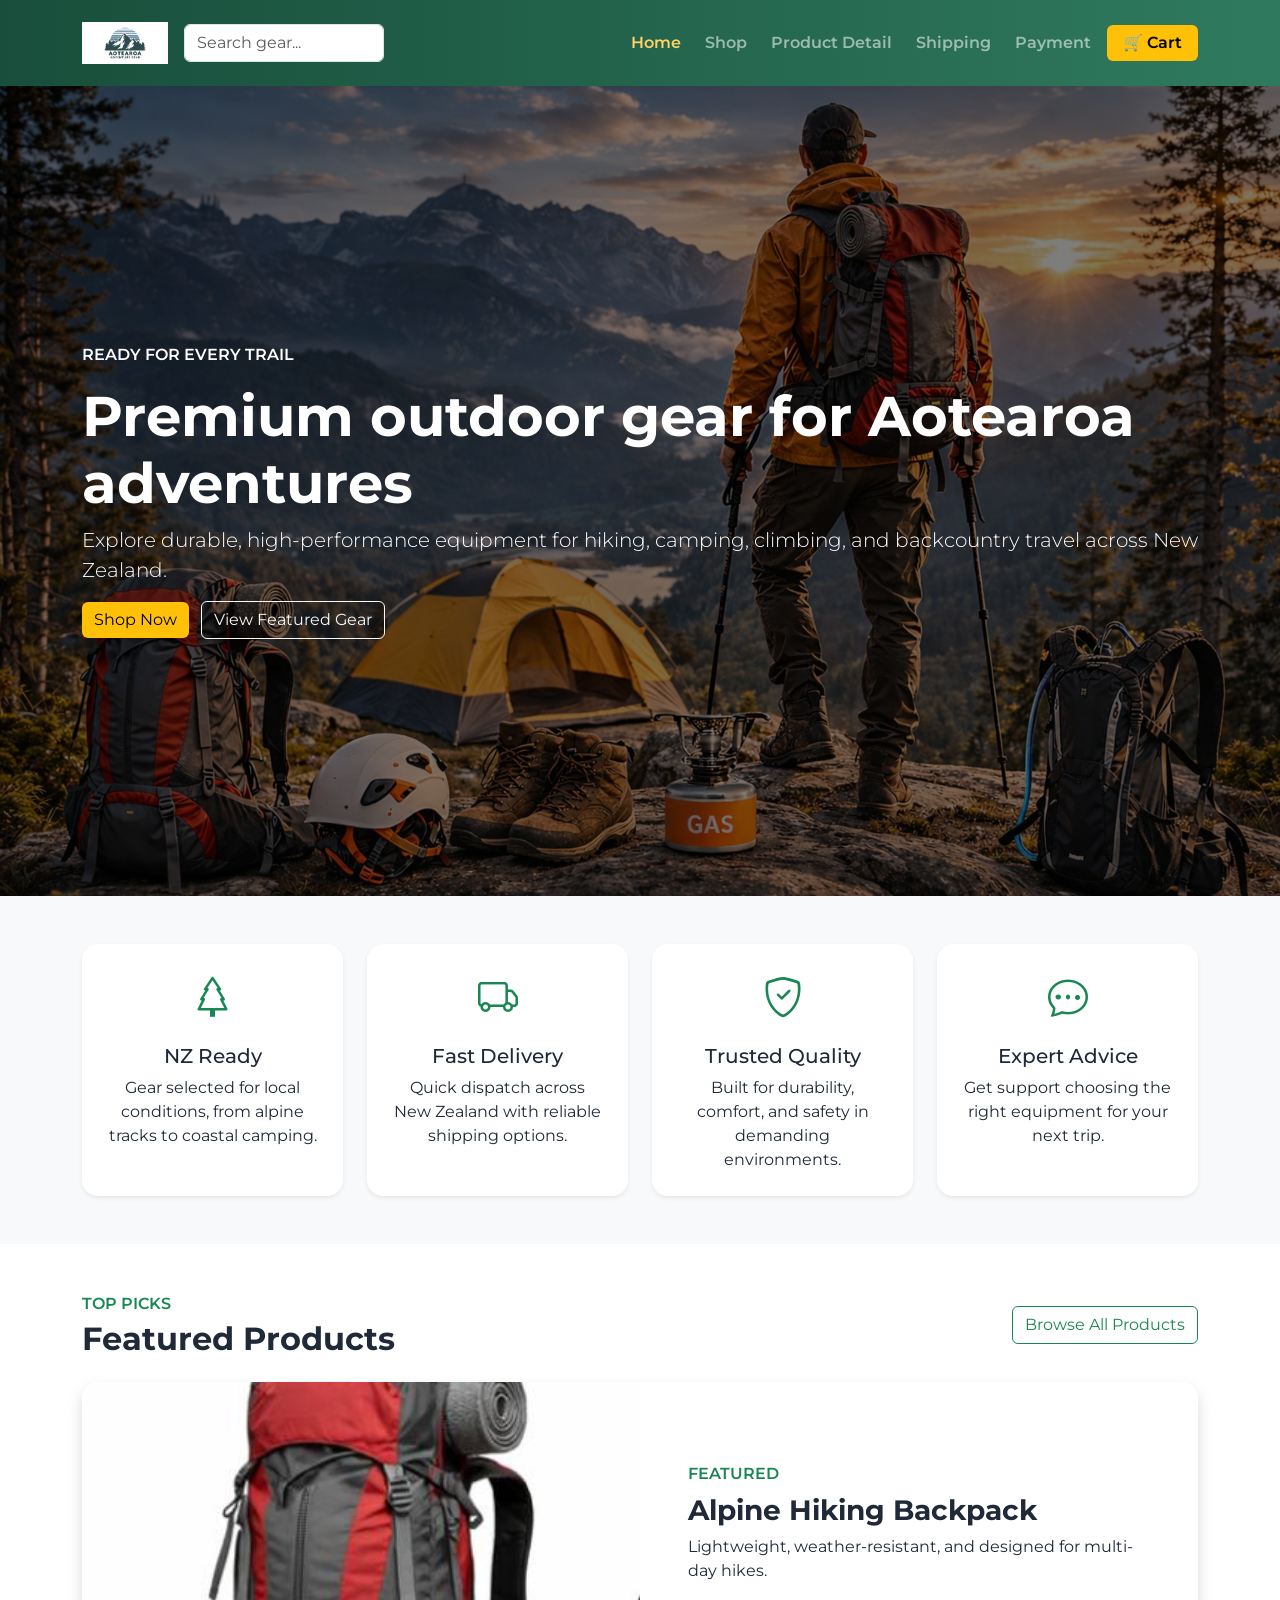
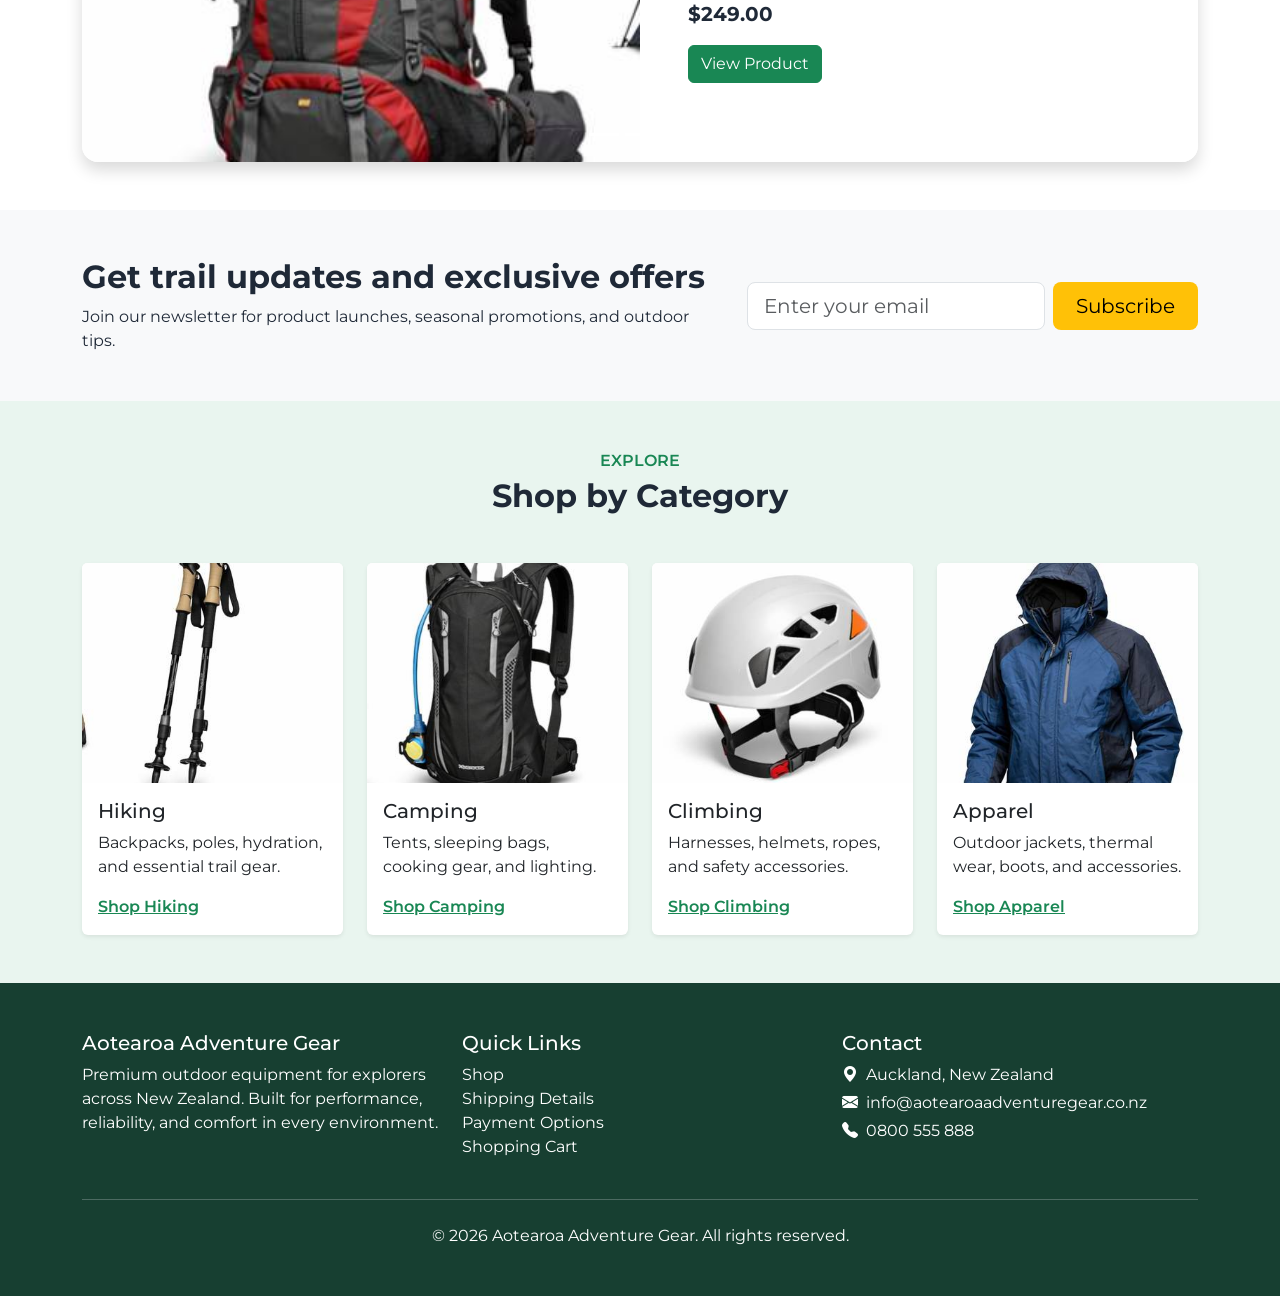
<file: index.html>
<!DOCTYPE html>
<html lang="en">
<head>
  <meta charset="UTF-8" />
  <meta name="viewport" content="width=device-width, initial-scale=1.0" />
  <meta name="description" content="Aotearoa Adventure Gear - premium outdoor equipment for New Zealand adventurers." />
  <title>Aotearoa Adventure Gear | Home</title>

  <!-- Bootstrap CSS -->
  <link
    href="https://cdn.jsdelivr.net/npm/bootstrap@5.3.3/dist/css/bootstrap.min.css"
    rel="stylesheet"
  />

  <!-- Bootstrap Icons -->
  <link
    rel="stylesheet"
    href="https://cdn.jsdelivr.net/npm/bootstrap-icons@1.11.3/font/bootstrap-icons.min.css"
  />

  <!-- Google Font -->
  <link rel="preconnect" href="https://fonts.googleapis.com" />
  <link rel="preconnect" href="https://fonts.gstatic.com" crossorigin />
  <link
    href="https://fonts.googleapis.com/css2?family=Montserrat:wght@400;500;600;700&display=swap"
    rel="stylesheet"
  />

  <!-- Custom CSS -->
  <link rel="stylesheet" href="css/custom-home.css" />
</head>
<body id="top">
  <!-- Header -->
  <header>
  <nav class="navbar navbar-expand-lg navbar-dark bg-success-subtle custom-nav py-3">
    <div class="container">

      <!-- LOGO -->
      <a class="navbar-brand d-flex align-items-center gap-2 fw-bold" href="index.html">
        <img src="images/logo.png" alt="Aotearoa Adventure Gear logo" class="site-logo" />
      </a>

      <!-- TOGGLE -->
      <button
        class="navbar-toggler"
        type="button"
        data-bs-toggle="collapse"
        data-bs-target="#mainNav"
        aria-controls="mainNav"
        aria-expanded="false"
        aria-label="Toggle navigation"
      >
        <span class="navbar-toggler-icon"></span>
      </button>

      <!-- MENU -->
      <div class="collapse navbar-collapse" id="mainNav">

        <!-- LEFT NAV LINKS -->
          <!-- SEARCH -->
          <form class="d-flex">
            <input
              class="form-control"
              type="search"
              placeholder="Search gear..."
              aria-label="Search"
            >
          </form>

        <!-- RIGHT SIDE -->
        <div class="d-flex align-items-center ms-auto gap-3 mt-3 mt-lg-0">

          <ul class="navbar-nav ms-3 align-items-lg-center gap-lg-2">
            <li class="nav-item">
              <a class="nav-link active" href="index.html">Home</a>
            </li>
            <li class="nav-item">
              <a class="nav-link" href="shop.html">Shop</a>
            </li>
            <li class="nav-item">
              <a class="nav-link" href="product.html">Product Detail</a>
            </li>
            <li class="nav-item">
              <a class="nav-link" href="shipping.html">Shipping</a>
            </li>
            <li class="nav-item">
              <a class="nav-link" href="payment.html">Payment</a>
            </li>
            <li class="nav-item">
              <!-- CART BUTTON -->
              <a href="cart.html" class="btn btn-warning fw-semibold px-3">🛒 Cart</a>
          </ul>

        </div>

      </div>
    </div>
  </nav>
  </header>

  <main>
    <!-- Hero Section -->
  <section class="hero-section d-flex align-items-center">
    <div class="container text-white">
      <p class="text-uppercase fw-semibold">Ready for every trail</p>

      <h1 class="display-4 fw-bold">
        Premium outdoor gear for Aotearoa adventures
      </h1>

      <p class="lead">
        Explore durable, high-performance equipment for hiking,
        camping, climbing, and backcountry travel across New Zealand.
      </p>

      <a href="shop.html" class="btn btn-warning me-2">Shop Now</a>
      <a href="shop.html" class="btn btn-outline-light">View Featured Gear</a>
    </div>
  </section>

    <!-- Highlights -->
    <section class="py-5 bg-light">
      <div class="container">
        <div class="row g-4 text-center">
          <div class="col-sm-6 col-lg-3">
            <div class="feature-card h-100 p-4 rounded-4 shadow-sm">
              <i class="bi bi-tree fs-1 text-success"></i>
              <h2 class="h5 mt-3">NZ Ready</h2>
              <p class="mb-0">Gear selected for local conditions, from alpine tracks to coastal camping.</p>
            </div>
          </div>
          <div class="col-sm-6 col-lg-3">
            <div class="feature-card h-100 p-4 rounded-4 shadow-sm">
              <i class="bi bi-truck fs-1 text-success"></i>
              <h2 class="h5 mt-3">Fast Delivery</h2>
              <p class="mb-0">Quick dispatch across New Zealand with reliable shipping options.</p>
            </div>
          </div>
          <div class="col-sm-6 col-lg-3">
            <div class="feature-card h-100 p-4 rounded-4 shadow-sm">
              <i class="bi bi-shield-check fs-1 text-success"></i>
              <h2 class="h5 mt-3">Trusted Quality</h2>
              <p class="mb-0">Built for durability, comfort, and safety in demanding environments.</p>
            </div>
          </div>
          <div class="col-sm-6 col-lg-3">
            <div class="feature-card h-100 p-4 rounded-4 shadow-sm">
              <i class="bi bi-chat-dots fs-1 text-success"></i>
              <h2 class="h5 mt-3">Expert Advice</h2>
              <p class="mb-0">Get support choosing the right equipment for your next trip.</p>
            </div>
          </div>
        </div>
      </div>
    </section>

    <!-- Featured Products Carousel -->
    <section id="featured-products" class="py-5">
      <div class="container">
        <div class="d-flex flex-wrap justify-content-between align-items-center mb-4">
          <div>
            <p class="text-uppercase text-success fw-semibold mb-1">Top picks</p>
            <h2 class="fw-bold mb-0">Featured Products</h2>
          </div>
          <a href="shop.html" class="btn btn-outline-success mt-3 mt-md-0">Browse All Products</a>
        </div>

        <div id="featuredCarousel" class="carousel slide" data-bs-ride="carousel">
          <div class="carousel-indicators">
            <button type="button" data-bs-target="#featuredCarousel" data-bs-slide-to="0" class="active" aria-current="true" aria-label="Slide 1"></button>
            <button type="button" data-bs-target="#featuredCarousel" data-bs-slide-to="1" aria-label="Slide 2"></button>
            <button type="button" data-bs-target="#featuredCarousel" data-bs-slide-to="2" aria-label="Slide 3"></button>
          </div>

          <div class="carousel-inner rounded-4 overflow-hidden shadow">
            <div class="carousel-item active">
              <div class="row g-0 align-items-center carousel-panel">
                <div class="col-lg-6">
                  <img src="images/product-1.jpg" class="d-block w-100 carousel-img" alt="Premium hiking backpack">
                </div>
                <div class="col-lg-6 p-4 p-md-5">
                  <p class="text-uppercase text-success fw-semibold mb-2">Featured</p>
                  <h3 class="fw-bold">Alpine Hiking Backpack</h3>
                  <p class="mb-3">
                    Lightweight, weather-resistant, and designed for multi-day hikes.
                  </p>
                  <p class="fw-bold fs-5">$249.00</p>
                  <a href="product.html" class="btn btn-success">View Product</a>
                </div>
              </div>
            </div>

            <div class="carousel-item">
              <div class="row g-0 align-items-center carousel-panel">
                <div class="col-lg-6">
                  <img src="images/product-2.jpg" class="d-block w-100 carousel-img" alt="Four-season tent">
                </div>
                <div class="col-lg-6 p-4 p-md-5">
                  <p class="text-uppercase text-success fw-semibold mb-2">Featured</p>
                  <h3 class="fw-bold">Explorer Tent</h3>
                  <p class="mb-3">
                    Spacious and durable shelter ideal for camping in changing weather.
                  </p>
                  <p class="fw-bold fs-5">$399.00</p>
                  <a href="product.html" class="btn btn-success">View Product</a>
                </div>
              </div>
            </div>

            <div class="carousel-item">
              <div class="row g-0 align-items-center carousel-panel">
                <div class="col-lg-6">
                  <img src="images/product-3.jpg" class="d-block w-100 carousel-img" alt="Trekking boots">
                </div>
                <div class="col-lg-6 p-4 p-md-5">
                  <p class="text-uppercase text-success fw-semibold mb-2">Featured</p>
                  <h3 class="fw-bold">Trekking Boots</h3>
                  <p class="mb-3">
                    High-grip sole and waterproof finish for rough terrain and wet tracks.
                  </p>
                  <p class="fw-bold fs-5">$189.00</p>
                  <a href="product.html" class="btn btn-success">View Product</a>
                </div>
              </div>
            </div>
          </div>

          <button class="carousel-control-prev" type="button" data-bs-target="#featuredCarousel" data-bs-slide="prev">
            <span class="carousel-control-prev-icon"></span>
            <span class="visually-hidden">Previous</span>
          </button>
          <button class="carousel-control-next" type="button" data-bs-target="#featuredCarousel" data-bs-slide="next">
            <span class="carousel-control-next-icon"></span>
            <span class="visually-hidden">Next</span>
          </button>
        </div>
      </div>
    </section>

        <!-- Newsletter -->
    <section class="py-5 newsletter-section">
      <div class="container">
        <div class="row align-items-center g-4">
          <div class="col-lg-7">
            <h2 class="fw-bold mb-2">Get trail updates and exclusive offers</h2>
            <p class="mb-0">
              Join our newsletter for product launches, seasonal promotions, and outdoor tips.
            </p>
          </div>
          <div class="col-lg-5">
            <form class="row g-2" novalidate>
              <div class="col-8">
                <label for="newsletterEmail" class="visually-hidden">Email address</label>
                <input
                  type="email"
                  id="newsletterEmail"
                  class="form-control form-control-lg"
                  placeholder="Enter your email"
                />
              </div>
              <div class="col-4 d-grid">
                <button type="submit" class="btn btn-warning btn-lg">Subscribe</button>
              </div>
            </form>
          </div>
        </div>
      </div>
    </section>

    <!-- Categories -->
    <section class="py-5 bg-light categories-section">
      <div class="container">
        <div class="text-center mb-5">
          <p class="text-uppercase text-success fw-semibold mb-1">Explore</p>
          <h2 class="fw-bold">Shop by Category</h2>
        </div>

        <div class="row g-4">
          <div class="col-sm-6 col-lg-3">
            <article class="category-card card border-0 shadow-sm h-100">
              <img src="images/product-4.jpg" class="card-img-top" alt="Hiking equipment">
              <div class="card-body">
                <h3 class="h5">Hiking</h3>
                <p class="card-text">Backpacks, poles, hydration, and essential trail gear.</p>
                <a href="shop.html" class="stretched-link text-success fw-semibold">Shop Hiking</a>
              </div>
            </article>
          </div>

          <div class="col-sm-6 col-lg-3">
            <article class="category-card card border-0 shadow-sm h-100">
              <img src="images/product-8.jpg" class="card-img-top" alt="Camping equipment">
              <div class="card-body">
                <h3 class="h5">Camping</h3>
                <p class="card-text">Tents, sleeping bags, cooking gear, and lighting.</p>
                <a href="shop.html" class="stretched-link text-success fw-semibold">Shop Camping</a>
              </div>
            </article>
          </div>

          <div class="col-sm-6 col-lg-3">
            <article class="category-card card border-0 shadow-sm h-100">
              <img src="images/product-5.jpg" class="card-img-top" alt="Climbing gear">
              <div class="card-body">
                <h3 class="h5">Climbing</h3>
                <p class="card-text">Harnesses, helmets, ropes, and safety accessories.</p>
                <a href="shop.html" class="stretched-link text-success fw-semibold">Shop Climbing</a>
              </div>
            </article>
          </div>

          <div class="col-sm-6 col-lg-3">
            <article class="category-card card border-0 shadow-sm h-100">
              <img src="images/product-7.jpg" class="card-img-top" alt="Outdoor clothing">
              <div class="card-body">
                <h3 class="h5">Apparel</h3>
                <p class="card-text">Outdoor jackets, thermal wear, boots, and accessories.</p>
                <a href="shop.html" class="stretched-link text-success fw-semibold">Shop Apparel</a>
              </div>
            </article>
          </div>
        </div>
      </div>
    </section>
  </main>

  <!-- Footer -->
  <footer class="py-5 footer-custom text-white">
    <div class="container">
      <div class="row g-4">
        <div class="col-md-4">
          <h2 class="h5">Aotearoa Adventure Gear</h2>
          <p>
            Premium outdoor equipment for explorers across New Zealand. Built for performance,
            reliability, and comfort in every environment.
          </p>
        </div>

        <div class="col-md-4">
          <h2 class="h5">Quick Links</h2>
          <ul class="list-unstyled">
            <li><a href="shop.html" class="footer-link">Shop</a></li>
            <li><a href="shipping.html" class="footer-link">Shipping Details</a></li>
            <li><a href="payment.html" class="footer-link">Payment Options</a></li>
            <li><a href="cart.html" class="footer-link">Shopping Cart</a></li>
          </ul>
        </div>

        <div class="col-md-4">
          <h2 class="h5">Contact</h2>
          <p class="mb-1"><i class="bi bi-geo-alt-fill me-2"></i>Auckland, New Zealand</p>
          <p class="mb-1"><i class="bi bi-envelope-fill me-2"></i>info@aotearoaadventuregear.co.nz</p>
          <p class="mb-0"><i class="bi bi-telephone-fill me-2"></i>0800 555 888</p>
        </div>
      </div>

      <hr class="my-4 border-light-subtle" />
      <p class="mb-0 text-center">&copy; 2026 Aotearoa Adventure Gear. All rights reserved.</p>
    </div>
  </footer>

  <!-- Floating Anchor -->
  <a href="#top" id="backToTop" class="floating-anchor" aria-label="Back to top">
    <i class="bi bi-arrow-up"></i>
  </a>

  <!-- Bootstrap JS -->
  <script
    src="https://cdn.jsdelivr.net/npm/bootstrap@5.3.3/dist/js/bootstrap.bundle.min.js"
  ></script>

  <!-- Custom JS -->
  <script src="js/main.js"></script>
</body>
</html>
</file>
<file: css/custom-home.css>
/* ------------------------------
   Global styles
------------------------------ */
body {
  font-family: "Montserrat", sans-serif;
  color: #1f2937;
  background-color: #ffffff;
}

img {
  max-width: 100%;
  display: block;
}

.site-logo {
  width: 86px;
  height: 44px;
  object-fit: contain;
}

.custom-nav {
  background: linear-gradient(90deg, #184e3b, #2f7a5f);
}

.navbar-brand span {
  font-size: 15px;
}

.nav-link {
  font-weight: 600;
}

.nav-link:hover,
.nav-link.active {
  color: #ffd166 !important;
}


.navbar .form-control {
  width: 200px;
}

.btn-warning {
  background-color: #ffc107;
  border: none;
}

.btn-warning:hover {
  background-color: #e0a800;
}

.categories-section {
  background-color: #e9f5ef;
}
/* ------------------------------
   Hero section
------------------------------ */
.hero-section {
  background: linear-gradient(rgba(0,0,0,0.5), rgba(0,0,0,0.5)),
              url('../images/hero-gear.png') center/cover no-repeat;

  min-height: 90vh;
  display: flex;
}

.min-vh-75 {
  min-height: 75vh;
}

.hero-kicker {
  letter-spacing: 0.08em;
}

.hero-image {
  max-height: 460px;
  object-fit: contain;
}

/* ------------------------------
   Cards / sections
------------------------------ */
.feature-card,
.category-card,
.carousel-panel {
  background-color: #ffffff;
}
.categories-section {
  background-color: #e9f5ef !important;
}

.category-card img {
  height: 220px;
  object-fit: cover;
}

.carousel-img {
  height: 380px;
  object-fit: cover;
}

.newsletter-section {
  background-color: #f8f9fa;
}

/* ------------------------------
   Footer
------------------------------ */
.footer-custom {
  background-color: #173f31;
}

.footer-link {
  color: #ffffff;
  text-decoration: none;
}

.footer-link:hover {
  color: #ffd166;
}

/* ------------------------------
   Floating anchor
------------------------------ */
.floating-anchor {
  position: fixed;
  right: 20px;
  bottom: 20px;
  width: 54px;
  height: 54px;
  border-radius: 50%;
  background-color: #198754;
  color: #ffffff;
  display: flex;
  align-items: center;
  justify-content: center;
  text-decoration: none;
  font-size: 1.4rem;
  box-shadow: 0 6px 18px rgba(0, 0, 0, 0.25);
  z-index: 999;
  opacity: 0;
  visibility: hidden;
  transition: all 0.3s ease;
}

.floating-anchor.show {
  opacity: 1;
  visibility: visible;
}

.floating-anchor:hover {
  background-color: #146c43;
  color: #ffffff;
}

/* ------------------------------
   Responsive breakpoints
------------------------------ */
@media (max-width: 991.98px) {
  .hero-section {
    text-align: center;
  }

  .carousel-img {
    height: 300px;
  }
}

@media (max-width: 767.98px) {
  .hero-section {
    padding: 3rem 0;
  }

  .carousel-img {
    height: 240px;
  }

  .floating-anchor {
    width: 48px;
    height: 48px;
    font-size: 1.2rem;
  }
}

@media (max-width: 575.98px) {
  .navbar-brand span {
    font-size: 0.9rem;
  }

  .display-4 {
    font-size: 2.2rem;
  }
}
</file>
